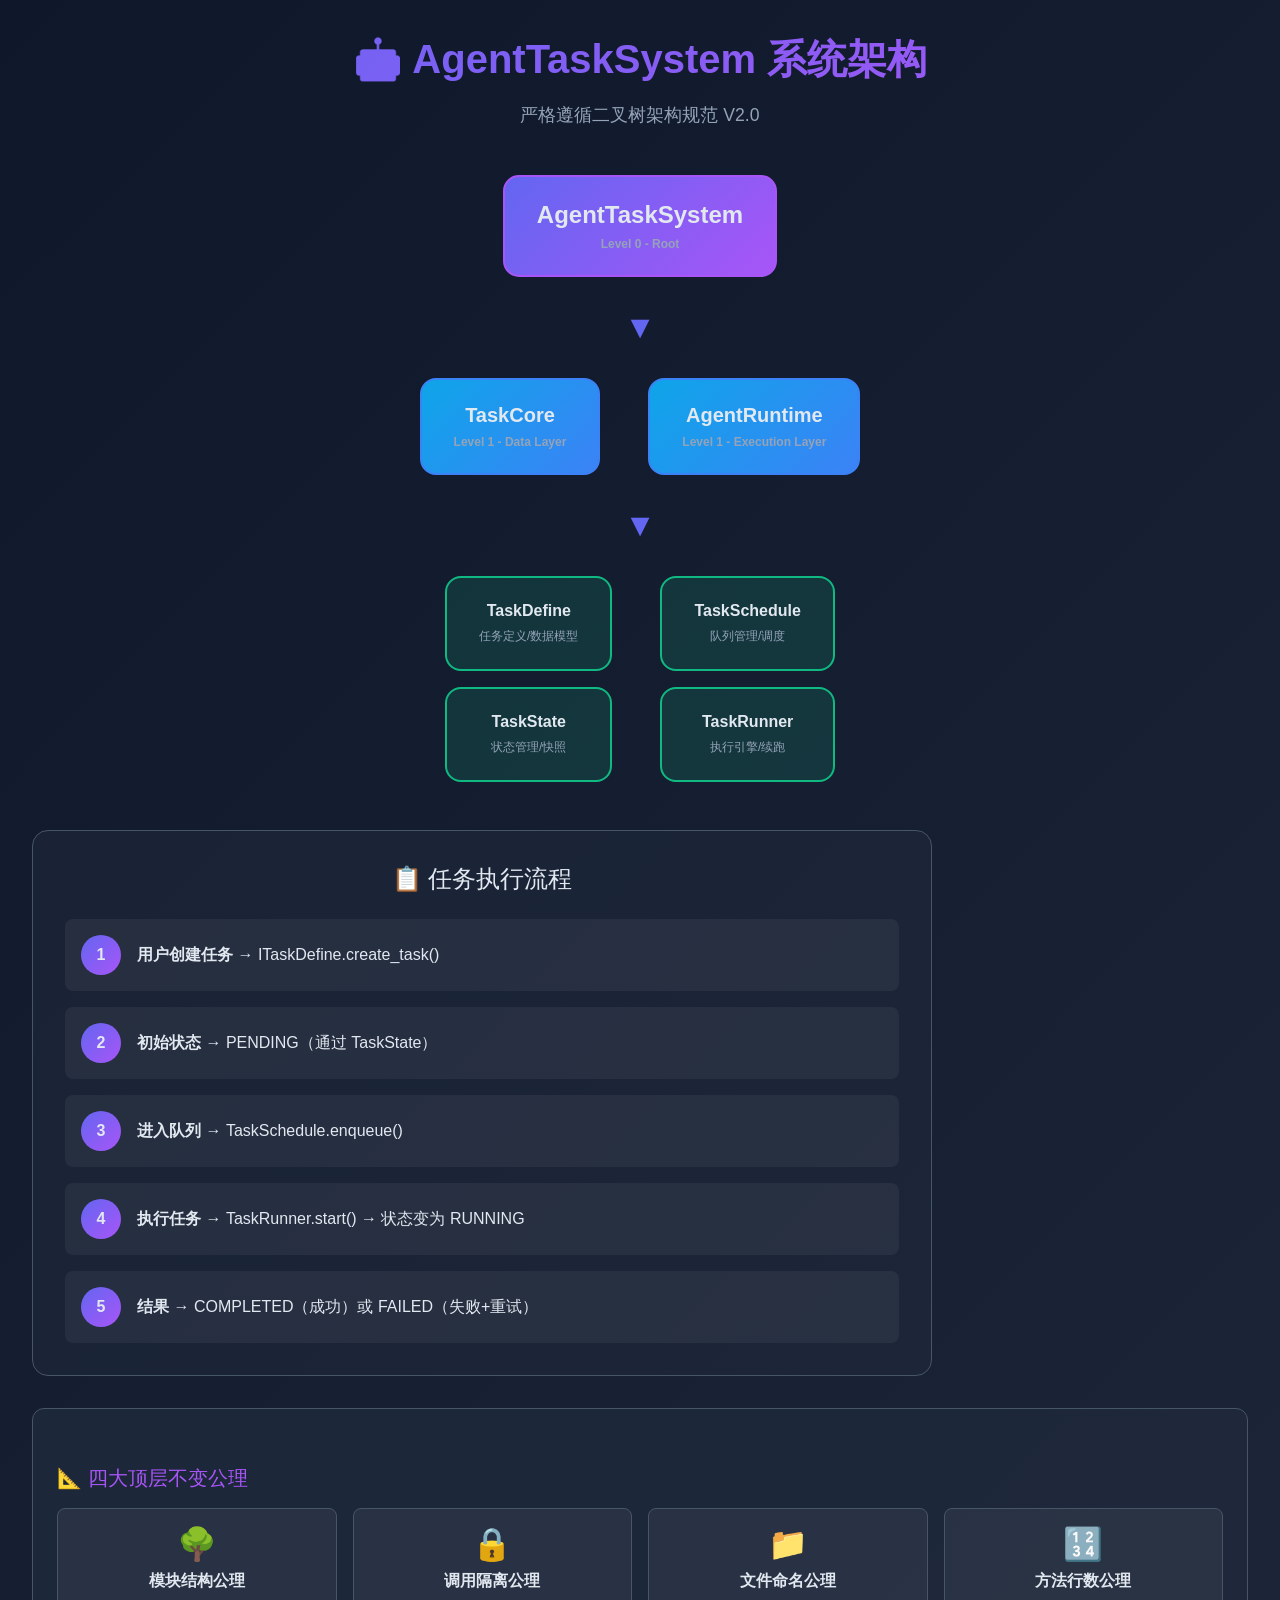
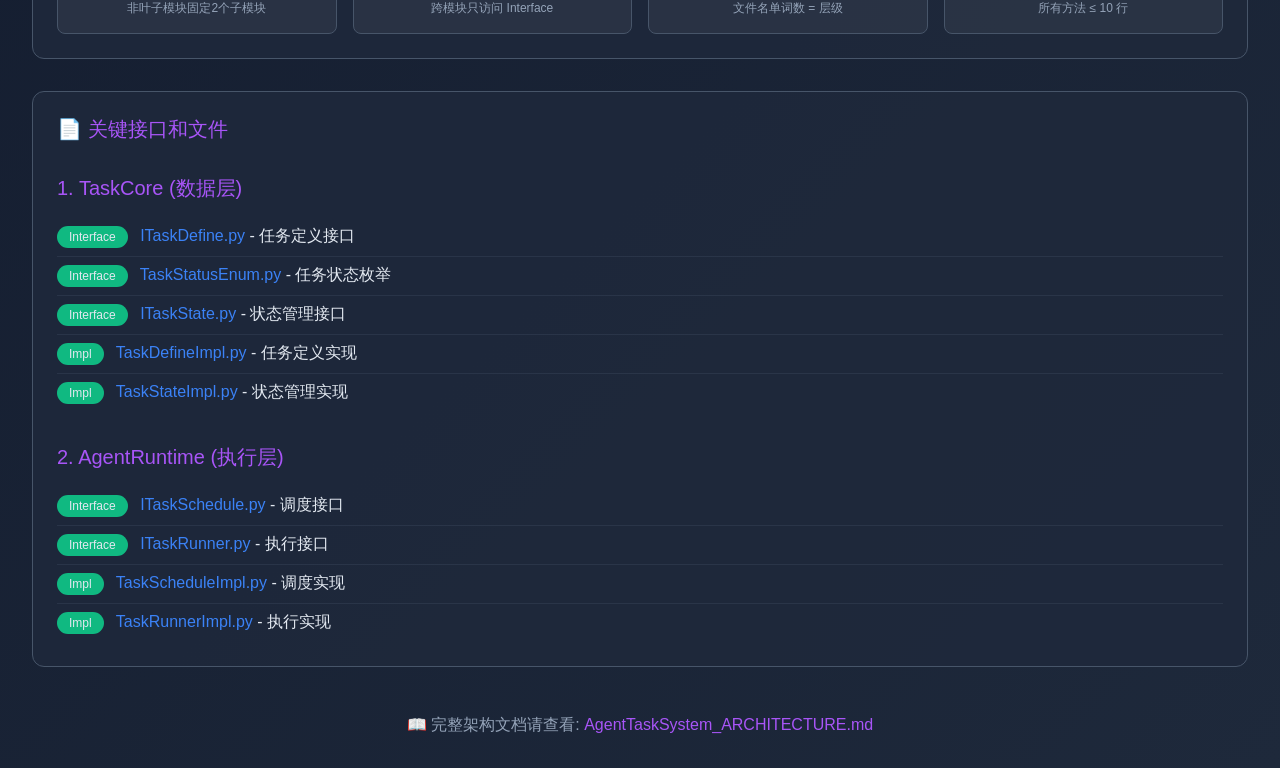
<file: AgentTaskSystem_ARCHITECTURE.html>
<!DOCTYPE html>
<html lang="zh-CN">
<head>
    <meta charset="UTF-8">
    <meta name="viewport" content="width=device-width, initial-scale=1.0">
    <title>AgentTaskSystem 架构图</title>
    <style>
        * {
            margin: 0;
            padding: 0;
            box-sizing: border-box;
        }
        
        body {
            font-family: -apple-system, BlinkMacSystemFont, 'Segoe UI', sans-serif;
            background: linear-gradient(135deg, #0f172a 0%, #1e293b 100%);
            color: #e2e8f0;
            padding: 2rem;
        }
        
        .header {
            text-align: center;
            margin-bottom: 3rem;
        }
        
        .header h1 {
            font-size: 2.5rem;
            background: linear-gradient(135deg, #6366f1 0%, #a855f7 100%);
            -webkit-background-clip: text;
            -webkit-text-fill-color: transparent;
            margin-bottom: 1rem;
        }
        
        .sub-title {
            color: #94a3b8;
            font-size: 1.1rem;
        }
        
        .architecture-container {
            display: flex;
            flex-direction: column;
            align-items: center;
            gap: 2rem;
        }
        
        .module-box {
            background: rgba(30, 41, 59, 0.8);
            border: 2px solid #475569;
            border-radius: 16px;
            padding: 1.5rem 2rem;
            text-align: center;
            transition: all 0.3s;
            cursor: pointer;
        }
        
        .module-box:hover {
            transform: translateY(-4px);
            box-shadow: 0 20px 40px rgba(99, 102, 241, 0.3);
            border-color: #6366f1;
        }
        
        .root-module {
            background: linear-gradient(135deg, #6366f1 0%, #a855f7 100%);
            border-color: #a855f7;
            font-size: 1.5rem;
            font-weight: 700;
        }
        
        .level1-module {
            background: linear-gradient(135deg, #0ea5e9 0%, #3b82f6 100%);
            border-color: #3b82f6;
            font-size: 1.25rem;
            font-weight: 600;
        }
        
        .level2-module {
            background: rgba(16, 185, 129, 0.15);
            border-color: #10b981;
        }
        
        .modules-row {
            display: flex;
            gap: 3rem;
            justify-content: center;
        }
        
        .level-indicator {
            font-size: 0.75rem;
            color: #94a3b8;
            margin-top: 0.5rem;
        }
        
        .arrow-down {
            font-size: 2rem;
            color: #6366f1;
        }
        
        .flow-diagram {
            background: rgba(30, 41, 59, 0.6);
            border-radius: 16px;
            padding: 2rem;
            margin-top: 3rem;
            max-width: 900px;
            border: 1px solid #475569;
        }
        
        .flow-title {
            font-size: 1.5rem;
            margin-bottom: 1.5rem;
            text-align: center;
        }
        
        .flow-steps {
            display: flex;
            flex-direction: column;
            gap: 1rem;
        }
        
        .flow-step {
            display: flex;
            align-items: center;
            gap: 1rem;
            padding: 1rem;
            background: rgba(255, 255, 255, 0.05);
            border-radius: 8px;
        }
        
        .step-number {
            width: 40px;
            height: 40px;
            background: linear-gradient(135deg, #6366f1 0%, #a855f7 100%);
            border-radius: 50%;
            display: flex;
            align-items: center;
            justify-content: center;
            font-weight: 700;
        }
        
        .module-detail {
            background: rgba(30, 41, 59, 0.9);
            border-radius: 12px;
            padding: 1.5rem;
            margin-top: 2rem;
            border: 1px solid #475569;
        }
        
        .detail-title {
            font-size: 1.25rem;
            margin-bottom: 1rem;
            color: #a855f7;
        }
        
        .detail-list {
            list-style: none;
            padding: 0;
        }
        
        .detail-list li {
            padding: 0.5rem 0;
            border-bottom: 1px solid rgba(71, 85, 105, 0.3);
        }
        
        .detail-list li:last-child {
            border-bottom: none;
        }
        
        .status-box {
            display: inline-block;
            padding: 0.25rem 0.75rem;
            background: #10b981;
            border-radius: 20px;
            font-size: 0.75rem;
            margin-right: 0.5rem;
        }
        
        .file-link {
            color: #3b82f6;
            text-decoration: none;
        }
        
        .file-link:hover {
            text-decoration: underline;
        }
        
        .section-title {
            font-size: 1.25rem;
            margin: 2rem 0 1rem;
            color: #a855f7;
        }
        
        .spec-grid {
            display: grid;
            grid-template-columns: repeat(4, 1fr);
            gap: 1rem;
            margin-top: 1rem;
        }
        
        .spec-card {
            background: rgba(255, 255, 255, 0.05);
            padding: 1rem;
            border-radius: 8px;
            border: 1px solid #475569;
            text-align: center;
        }
        
        .spec-icon {
            font-size: 2rem;
            margin-bottom: 0.5rem;
        }
    </style>
</head>
<body>
    <div class="header">
        <h1>🤖 AgentTaskSystem 系统架构</h1>
        <div class="sub-title">严格遵循二叉树架构规范 V2.0</div>
    </div>
    
    <div class="architecture-container">
        <div class="module-box root-module">
            <div>AgentTaskSystem</div>
            <div class="level-indicator">Level 0 - Root</div>
        </div>
        
        <div class="arrow-down">▼</div>
        
        <div class="modules-row">
            <div class="module-box level1-module">
                <div>TaskCore</div>
                <div class="level-indicator">Level 1 - Data Layer</div>
            </div>
            <div class="module-box level1-module">
                <div>AgentRuntime</div>
                <div class="level-indicator">Level 1 - Execution Layer</div>
            </div>
        </div>
        
        <div class="arrow-down">▼</div>
        
        <div class="modules-row">
            <div class="modules-row" style="flex-direction: column; gap: 1rem;">
                <div class="module-box level2-module">
                    <div><strong>TaskDefine</strong></div>
                    <div class="level-indicator">任务定义/数据模型</div>
                </div>
                <div class="module-box level2-module">
                    <div><strong>TaskState</strong></div>
                    <div class="level-indicator">状态管理/快照</div>
                </div>
            </div>
            
            <div class="modules-row" style="flex-direction: column; gap: 1rem;">
                <div class="module-box level2-module">
                    <div><strong>TaskSchedule</strong></div>
                    <div class="level-indicator">队列管理/调度</div>
                </div>
                <div class="module-box level2-module">
                    <div><strong>TaskRunner</strong></div>
                    <div class="level-indicator">执行引擎/续跑</div>
                </div>
            </div>
        </div>
    </div>
    
    <div class="flow-diagram">
        <div class="flow-title">📋 任务执行流程</div>
        
        <div class="flow-steps">
            <div class="flow-step">
                <div class="step-number">1</div>
                <div><strong>用户创建任务</strong> → ITaskDefine.create_task()</div>
            </div>
            <div class="flow-step">
                <div class="step-number">2</div>
                <div><strong>初始状态</strong> → PENDING（通过 TaskState）</div>
            </div>
            <div class="flow-step">
                <div class="step-number">3</div>
                <div><strong>进入队列</strong> → TaskSchedule.enqueue()</div>
            </div>
            <div class="flow-step">
                <div class="step-number">4</div>
                <div><strong>执行任务</strong> → TaskRunner.start() → 状态变为 RUNNING</div>
            </div>
            <div class="flow-step">
                <div class="step-number">5</div>
                <div><strong>结果</strong> → COMPLETED（成功）或 FAILED（失败+重试）</div>
            </div>
        </div>
    </div>
    
    <div class="module-detail">
        <div class="section-title">📐 四大顶层不变公理</div>
        <div class="spec-grid">
            <div class="spec-card">
                <div class="spec-icon">🌳</div>
                <div><strong>模块结构公理</strong></div>
                <div class="level-indicator">非叶子模块固定2个子模块</div>
            </div>
            <div class="spec-card">
                <div class="spec-icon">🔒</div>
                <div><strong>调用隔离公理</strong></div>
                <div class="level-indicator">跨模块只访问 Interface</div>
            </div>
            <div class="spec-card">
                <div class="spec-icon">📁</div>
                <div><strong>文件命名公理</strong></div>
                <div class="level-indicator">文件名单词数 = 层级</div>
            </div>
            <div class="spec-card">
                <div class="spec-icon">🔢</div>
                <div><strong>方法行数公理</strong></div>
                <div class="level-indicator">所有方法 ≤ 10 行</div>
            </div>
        </div>
    </div>
    
    <div class="module-detail">
        <div class="detail-title">📄 关键接口和文件</div>
        
        <div class="section-title">1. TaskCore (数据层)</div>
        <ul class="detail-list">
            <li>
                <span class="status-box">Interface</span>
                <a href="file:///workspace/AgentTaskSystem/TaskCore/TaskDefine/interfaces/ITaskDefine.py" class="file-link">ITaskDefine.py</a>
                 - 任务定义接口
            </li>
            <li>
                <span class="status-box">Interface</span>
                <a href="file:///workspace/AgentTaskSystem/TaskCore/TaskDefine/interfaces/TaskStatusEnum.py" class="file-link">TaskStatusEnum.py</a>
                 - 任务状态枚举
            </li>
            <li>
                <span class="status-box">Interface</span>
                <a href="file:///workspace/AgentTaskSystem/TaskCore/TaskState/interfaces/ITaskState.py" class="file-link">ITaskState.py</a>
                 - 状态管理接口
            </li>
            <li>
                <span class="status-box">Impl</span>
                <a href="file:///workspace/AgentTaskSystem/TaskCore/TaskDefine/impl/TaskDefineImpl.py" class="file-link">TaskDefineImpl.py</a>
                 - 任务定义实现
            </li>
            <li>
                <span class="status-box">Impl</span>
                <a href="file:///workspace/AgentTaskSystem/TaskCore/TaskState/impl/TaskStateImpl.py" class="file-link">TaskStateImpl.py</a>
                 - 状态管理实现
            </li>
        </ul>
        
        <div class="section-title">2. AgentRuntime (执行层)</div>
        <ul class="detail-list">
            <li>
                <span class="status-box">Interface</span>
                <a href="file:///workspace/AgentTaskSystem/AgentRuntime/TaskSchedule/interfaces/ITaskSchedule.py" class="file-link">ITaskSchedule.py</a>
                 - 调度接口
            </li>
            <li>
                <span class="status-box">Interface</span>
                <a href="file:///workspace/AgentTaskSystem/AgentRuntime/TaskRunner/interfaces/ITaskRunner.py" class="file-link">ITaskRunner.py</a>
                 - 执行接口
            </li>
            <li>
                <span class="status-box">Impl</span>
                <a href="file:///workspace/AgentTaskSystem/AgentRuntime/TaskSchedule/impl/TaskScheduleImpl.py" class="file-link">TaskScheduleImpl.py</a>
                 - 调度实现
            </li>
            <li>
                <span class="status-box">Impl</span>
                <a href="file:///workspace/AgentTaskSystem/AgentRuntime/TaskRunner/impl/TaskRunnerImpl.py" class="file-link">TaskRunnerImpl.py</a>
                 - 执行实现
            </li>
        </ul>
    </div>
    
    <div style="text-align: center; margin-top: 3rem; color: #94a3b8;">
        <p>📖 完整架构文档请查看: <a href="file:///workspace/AgentTaskSystem_ARCHITECTURE.md" class="file-link" style="color: #a855f7;">AgentTaskSystem_ARCHITECTURE.md</a></p>
    </div>
</body>
</html>
</file>
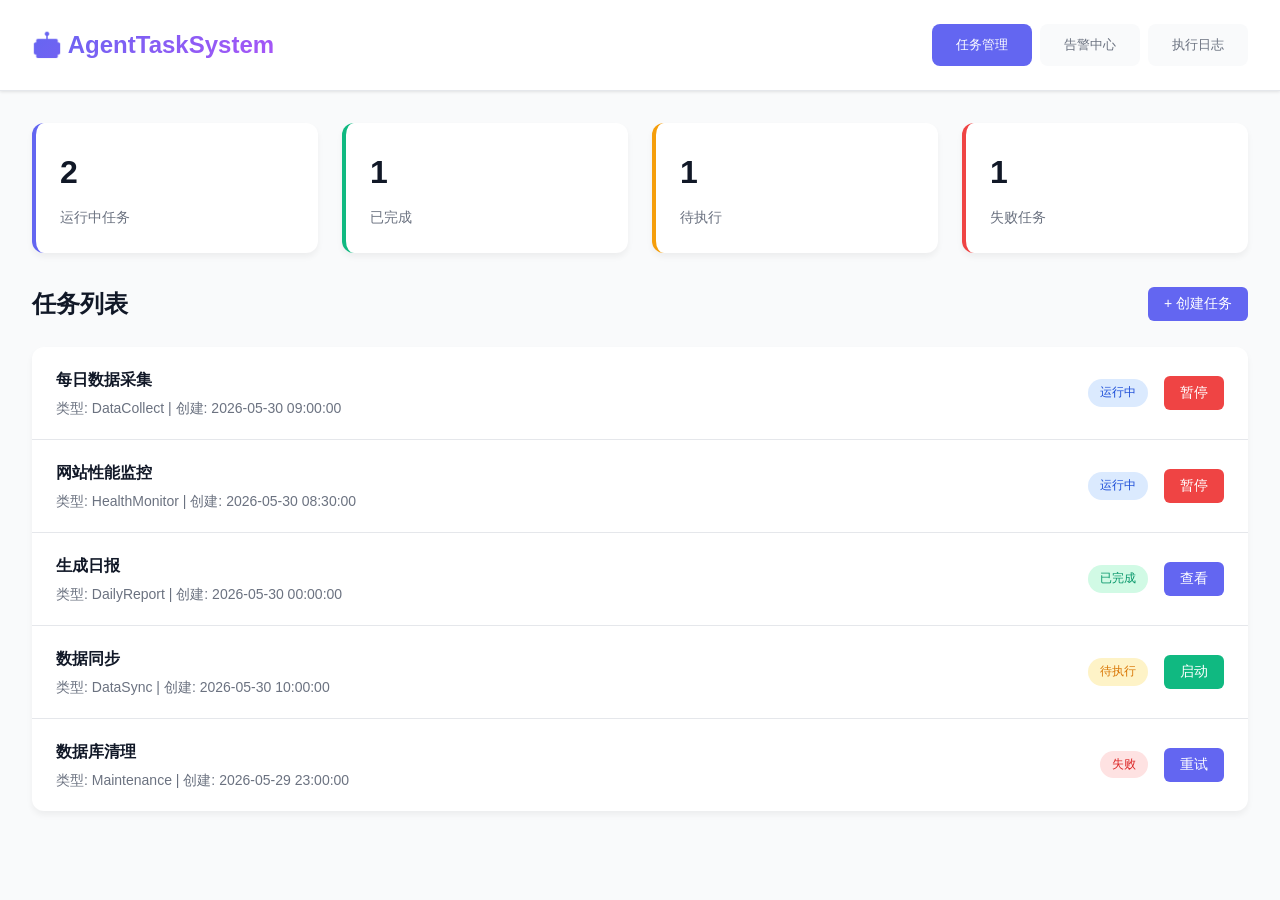
<file: DataVistaPro/web-frontend/task-manager.html>
<!DOCTYPE html>
<html lang="zh-CN">
<head>
    <meta charset="UTF-8">
    <meta name="viewport" content="width=device-width, initial-scale=1.0">
    <title>AgentTaskSystem - 任务管理</title>
    <style>
        :root {
            --primary-color: #6366f1;
            --success-color: #10b981;
            --warning-color: #f59e0b;
            --danger-color: #ef4444;
            --info-color: #06b6d4;
            --bg-primary: #ffffff;
            --bg-secondary: #f9fafb;
            --text-primary: #111827;
            --text-secondary: #6b7280;
            --border-color: #e5e7eb;
        }

        * {
            margin: 0;
            padding: 0;
            box-sizing: border-box;
        }

        body {
            font-family: -apple-system, BlinkMacSystemFont, 'Segoe UI', sans-serif;
            background: var(--bg-secondary);
            color: var(--text-primary);
            line-height: 1.6;
        }

        .header {
            background: var(--bg-primary);
            border-bottom: 1px solid var(--border-color);
            padding: 1.5rem 2rem;
            display: flex;
            justify-content: space-between;
            align-items: center;
            box-shadow: 0 1px 3px rgba(0,0,0,0.1);
        }

        .header h1 {
            font-size: 1.5rem;
            background: linear-gradient(135deg, #6366f1 0%, #a855f7 100%);
            -webkit-background-clip: text;
            -webkit-text-fill-color: transparent;
        }

        .nav-tabs {
            display: flex;
            gap: 0.5rem;
        }

        .nav-tab {
            padding: 0.75rem 1.5rem;
            border: none;
            background: var(--bg-secondary);
            color: var(--text-secondary);
            border-radius: 8px;
            cursor: pointer;
            font-weight: 500;
            transition: all 0.3s;
        }

        .nav-tab.active {
            background: var(--primary-color);
            color: white;
        }

        .nav-tab:hover:not(.active) {
            background: var(--border-color);
        }

        .container {
            max-width: 1400px;
            margin: 0 auto;
            padding: 2rem;
        }

        .stats-grid {
            display: grid;
            grid-template-columns: repeat(auto-fit, minmax(250px, 1fr));
            gap: 1.5rem;
            margin-bottom: 2rem;
        }

        .stat-card {
            background: var(--bg-primary);
            border-radius: 12px;
            padding: 1.5rem;
            box-shadow: 0 4px 6px rgba(0,0,0,0.05);
            border-left: 4px solid var(--primary-color);
        }

        .stat-card.success {
            border-left-color: var(--success-color);
        }

        .stat-card.warning {
            border-left-color: var(--warning-color);
        }

        .stat-card.danger {
            border-left-color: var(--danger-color);
        }

        .stat-value {
            font-size: 2rem;
            font-weight: 700;
            margin-bottom: 0.5rem;
        }

        .stat-label {
            color: var(--text-secondary);
            font-size: 0.875rem;
        }

        .content-area {
            display: none;
        }

        .content-area.active {
            display: block;
        }

        .task-list {
            background: var(--bg-primary);
            border-radius: 12px;
            overflow: hidden;
            box-shadow: 0 4px 6px rgba(0,0,0,0.05);
        }

        .task-item {
            padding: 1.25rem 1.5rem;
            border-bottom: 1px solid var(--border-color);
            display: flex;
            justify-content: space-between;
            align-items: center;
            transition: background 0.2s;
        }

        .task-item:hover {
            background: var(--bg-secondary);
        }

        .task-item:last-child {
            border-bottom: none;
        }

        .task-info h3 {
            font-size: 1rem;
            margin-bottom: 0.25rem;
        }

        .task-info p {
            font-size: 0.875rem;
            color: var(--text-secondary);
        }

        .status-badge {
            padding: 0.25rem 0.75rem;
            border-radius: 20px;
            font-size: 0.75rem;
            font-weight: 500;
        }

        .status-badge.running {
            background: #dbeafe;
            color: #1d4ed8;
        }

        .status-badge.completed {
            background: #d1fae5;
            color: #059669;
        }

        .status-badge.failed {
            background: #fee2e2;
            color: #dc2626;
        }

        .status-badge.pending {
            background: #fef3c7;
            color: #d97706;
        }

        .task-actions {
            display: flex;
            gap: 0.5rem;
        }

        .btn {
            padding: 0.5rem 1rem;
            border: none;
            border-radius: 6px;
            font-size: 0.875rem;
            cursor: pointer;
            transition: all 0.2s;
            font-weight: 500;
        }

        .btn-primary {
            background: var(--primary-color);
            color: white;
        }

        .btn-primary:hover {
            background: #4f46e5;
        }

        .btn-danger {
            background: var(--danger-color);
            color: white;
        }

        .btn-danger:hover {
            background: #dc2626;
        }

        .btn-success {
            background: var(--success-color);
            color: white;
        }

        .btn-success:hover {
            background: #059669;
        }

        .empty-state {
            text-align: center;
            padding: 4rem 2rem;
            color: var(--text-secondary);
        }

        .empty-state-icon {
            font-size: 4rem;
            margin-bottom: 1rem;
        }

        .page-header {
            display: flex;
            justify-content: space-between;
            align-items: center;
            margin-bottom: 1.5rem;
        }

        .page-header h2 {
            font-size: 1.5rem;
        }

        .alert-list {
            display: flex;
            flex-direction: column;
            gap: 1rem;
        }

        .alert-item {
            background: var(--bg-primary);
            border-radius: 8px;
            padding: 1rem 1.5rem;
            border-left: 4px solid var(--danger-color);
            display: flex;
            justify-content: space-between;
            align-items: center;
        }

        .alert-item.warning {
            border-left-color: var(--warning-color);
        }

        .alert-item.info {
            border-left-color: var(--info-color);
        }
    </style>
</head>
<body>
    <header class="header">
        <h1>🤖 AgentTaskSystem</h1>
        <div class="nav-tabs">
            <button class="nav-tab active" data-tab="tasks">任务管理</button>
            <button class="nav-tab" data-tab="alerts">告警中心</button>
            <button class="nav-tab" data-tab="logs">执行日志</button>
        </div>
    </header>

    <main class="container">
        <div class="stats-grid">
            <div class="stat-card">
                <div class="stat-value" id="running-count">0</div>
                <div class="stat-label">运行中任务</div>
            </div>
            <div class="stat-card success">
                <div class="stat-value" id="completed-count">0</div>
                <div class="stat-label">已完成</div>
            </div>
            <div class="stat-card warning">
                <div class="stat-value" id="pending-count">0</div>
                <div class="stat-label">待执行</div>
            </div>
            <div class="stat-card danger">
                <div class="stat-value" id="failed-count">0</div>
                <div class="stat-label">失败任务</div>
            </div>
        </div>

        <div class="content-area active" id="tasks">
            <div class="page-header">
                <h2>任务列表</h2>
                <button class="btn btn-primary" onclick="createNewTask()">+ 创建任务</button>
            </div>
            <div class="task-list" id="task-list">
            </div>
        </div>

        <div class="content-area" id="alerts">
            <div class="page-header">
                <h2>告警中心</h2>
            </div>
            <div class="alert-list" id="alert-list">
            </div>
        </div>

        <div class="content-area" id="logs">
            <div class="page-header">
                <h2>执行日志</h2>
            </div>
            <div class="empty-state">
                <div class="empty-state-icon">📋</div>
                <p>暂无执行日志</p>
            </div>
        </div>
    </main>

    <script>
        class TaskManager {
            constructor() {
                this.tasks = [];
                this.alerts = [];
                this.init();
            }

            init() {
                this.loadMockData();
                this.renderTasks();
                this.renderAlerts();
                this.bindEvents();
                this.updateStats();
            }

            loadMockData() {
                this.tasks = [
                    {
                        id: "task_001",
                        name: "每日数据采集",
                        type: "DataCollect",
                        status: "running",
                        createdAt: "2026-05-30 09:00:00",
                        description: "每小时采集业务数据"
                    },
                    {
                        id: "task_002",
                        name: "网站性能监控",
                        type: "HealthMonitor",
                        status: "running",
                        createdAt: "2026-05-30 08:30:00",
                        description: "实时监控网站性能指标"
                    },
                    {
                        id: "task_003",
                        name: "生成日报",
                        type: "DailyReport",
                        status: "completed",
                        createdAt: "2026-05-30 00:00:00",
                        description: "每日0点生成数据日报"
                    },
                    {
                        id: "task_004",
                        name: "数据同步",
                        type: "DataSync",
                        status: "pending",
                        createdAt: "2026-05-30 10:00:00",
                        description: "跨系统数据同步任务"
                    },
                    {
                        id: "task_005",
                        name: "数据库清理",
                        type: "Maintenance",
                        status: "failed",
                        createdAt: "2026-05-29 23:00:00",
                        description: "定期清理过期数据"
                    }
                ];

                this.alerts = [
                    {
                        id: "alert_001",
                        type: "warning",
                        message: "API响应时间过长",
                        timestamp: "2026-05-30 10:25:00",
                        resolved: false
                    },
                    {
                        id: "alert_002",
                        type: "info",
                        message: "每日任务执行完成",
                        timestamp: "2026-05-30 09:15:00",
                        resolved: true
                    }
                ];
            }

            renderTasks() {
                const taskList = document.getElementById("task-list");
                
                if (this.tasks.length === 0) {
                    taskList.innerHTML = `
                        <div class="empty-state">
                            <div class="empty-state-icon">📭</div>
                            <p>暂无任务，点击上方按钮创建一个！</p>
                        </div>
                    `;
                    return;
                }

                taskList.innerHTML = this.tasks.map(task => `
                    <div class="task-item">
                        <div class="task-info">
                            <h3>${task.name}</h3>
                            <p>类型: ${task.type} | 创建: ${task.createdAt}</p>
                        </div>
                        <div style="display: flex; gap: 1rem; align-items: center;">
                            <span class="status-badge ${task.status}">
                                ${this.getStatusText(task.status)}
                            </span>
                            <div class="task-actions">
                                ${this.getActionButtons(task)}
                            </div>
                        </div>
                    </div>
                `).join('');
            }

            getStatusText(status) {
                const statusMap = {
                    running: "运行中",
                    completed: "已完成",
                    pending: "待执行",
                    failed: "失败",
                    paused: "已暂停"
                };
                return statusMap[status] || status;
            }

            getActionButtons(task) {
                if (task.status === "running") {
                    return `
                        <button class="btn btn-danger" onclick="taskManager.pauseTask('${task.id}')">暂停</button>
                    `;
                } else if (task.status === "pending" || task.status === "paused") {
                    return `
                        <button class="btn btn-success" onclick="taskManager.startTask('${task.id}')">启动</button>
                    `;
                } else if (task.status === "failed") {
                    return `
                        <button class="btn btn-primary" onclick="taskManager.retryTask('${task.id}')">重试</button>
                    `;
                } else {
                    return `
                        <button class="btn btn-primary" onclick="taskManager.viewTask('${task.id}')">查看</button>
                    `;
                }
            }

            renderAlerts() {
                const alertList = document.getElementById("alert-list");
                
                const activeAlerts = this.alerts.filter(a => !a.resolved);
                
                if (activeAlerts.length === 0) {
                    alertList.innerHTML = `
                        <div class="empty-state">
                            <div class="empty-state-icon">✅</div>
                            <p>暂无活跃告警，一切正常！</p>
                        </div>
                    `;
                    return;
                }

                alertList.innerHTML = activeAlerts.map(alert => `
                    <div class="alert-item ${alert.type}">
                        <div>
                            <h4>${alert.message}</h4>
                            <p style="color: var(--text-secondary); font-size: 0.875rem;">${alert.timestamp}</p>
                        </div>
                        <button class="btn btn-success" onclick="taskManager.resolveAlert('${alert.id}')">
                            处理
                        </button>
                    </div>
                `).join('');
            }

            updateStats() {
                document.getElementById("running-count").textContent = 
                    this.tasks.filter(t => t.status === "running").length;
                document.getElementById("completed-count").textContent = 
                    this.tasks.filter(t => t.status === "completed").length;
                document.getElementById("pending-count").textContent = 
                    this.tasks.filter(t => t.status === "pending").length;
                document.getElementById("failed-count").textContent = 
                    this.tasks.filter(t => t.status === "failed").length;
            }

            bindEvents() {
                document.querySelectorAll('.nav-tab').forEach(tab => {
                    tab.addEventListener('click', () => {
                        document.querySelectorAll('.nav-tab').forEach(t => t.classList.remove('active'));
                        tab.classList.add('active');
                        
                        document.querySelectorAll('.content-area').forEach(c => c.classList.remove('active'));
                        document.getElementById(tab.dataset.tab).classList.add('active');
                    });
                });
            }

            startTask(taskId) {
                const task = this.tasks.find(t => t.id === taskId);
                if (task) {
                    task.status = "running";
                    this.renderTasks();
                    this.updateStats();
                    this.showNotification(`任务 ${task.name} 已启动`, "success");
                }
            }

            pauseTask(taskId) {
                const task = this.tasks.find(t => t.id === taskId);
                if (task) {
                    task.status = "paused";
                    this.renderTasks();
                    this.updateStats();
                    this.showNotification(`任务 ${task.name} 已暂停`, "info");
                }
            }

            retryTask(taskId) {
                const task = this.tasks.find(t => t.id === taskId);
                if (task) {
                    task.status = "pending";
                    this.renderTasks();
                    this.updateStats();
                    this.showNotification(`任务 ${task.name} 已加入队列`, "info");
                }
            }

            viewTask(taskId) {
                const task = this.tasks.find(t => t.id === taskId);
                alert(`查看任务详情: ${task.name}`);
            }

            resolveAlert(alertId) {
                const alert = this.alerts.find(a => a.id === alertId);
                if (alert) {
                    alert.resolved = true;
                    this.renderAlerts();
                    this.showNotification("告警已处理", "success");
                }
            }

            showNotification(message, type = "info") {
                const colors = {
                    success: "#10b981",
                    error: "#ef4444",
                    info: "#06b6d4"
                };
                
                const notification = document.createElement('div');
                notification.style.cssText = `
                    position: fixed; top: 100px; right: 20px;
                    background: white; padding: 1rem 1.5rem; border-radius: 8px;
                    box-shadow: 0 10px 25px rgba(0,0,0,0.2); border-left:4px solid ${colors[type]};
                    z-index: 10000;
                `;
                notification.textContent = message;
                document.body.appendChild(notification);
                
                setTimeout(() => notification.remove(), 3000);
            }
        }

        function createNewTask() {
            alert("创建新任务功能（演示用）");
        }

        let taskManager;
        document.addEventListener('DOMContentLoaded', () => {
            taskManager = new TaskManager();
        });
    </script>
</body>
</html>
</file>
